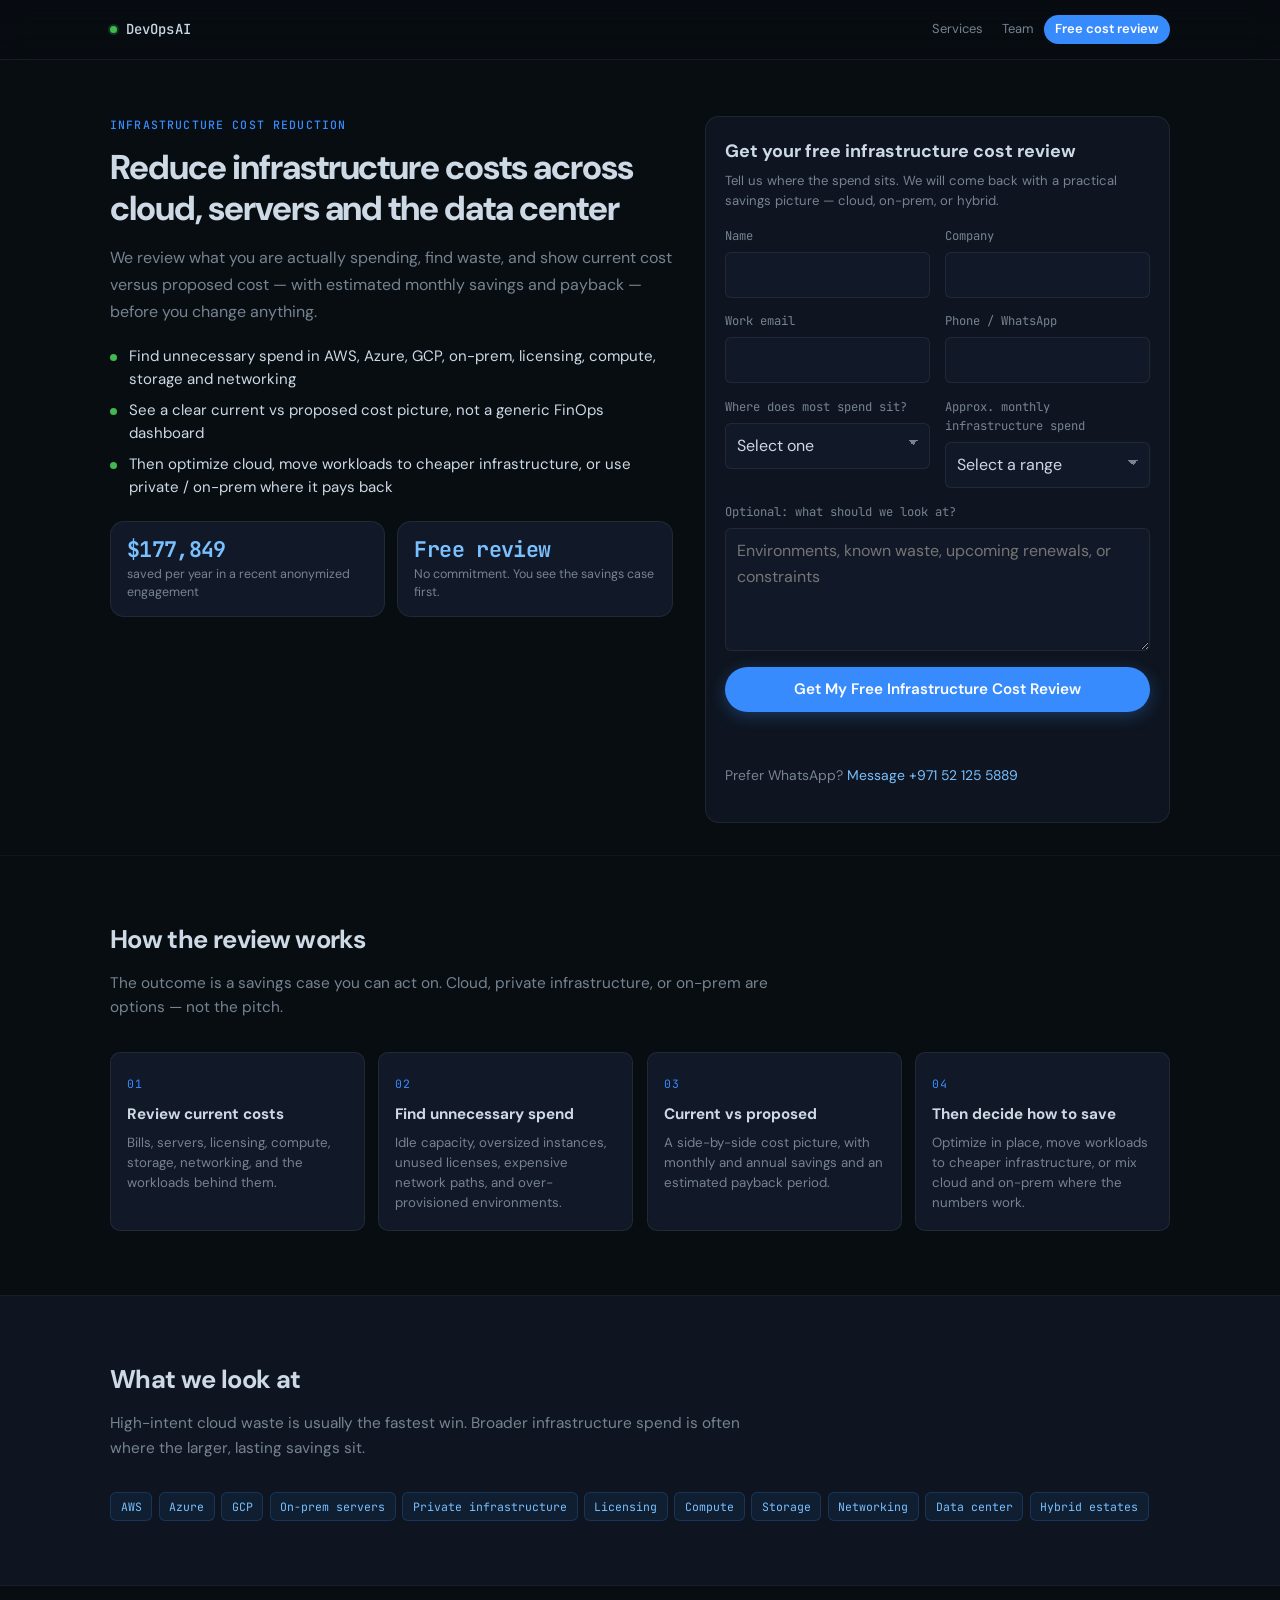
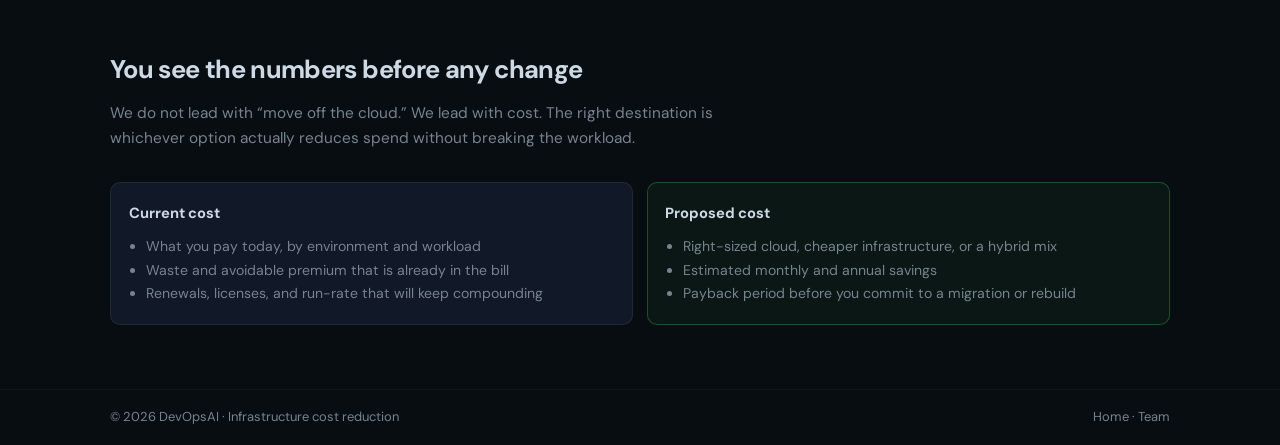
<file: cloud-cost-review.html>
<!DOCTYPE html>
<html lang="en">
<head>
    <meta charset="UTF-8">
    <meta name="viewport" content="width=device-width, initial-scale=1.0">
    <meta name="robots" content="index, follow, max-image-preview:large">
    <meta name="author" content="Abhishek Tyagi, Paras Goel">
    <meta name="theme-color" content="#080d12">
    <link rel="canonical" href="https://devopsai.cloud/cloud-cost-review.html">
    <meta name="description" content="Free infrastructure cost review from DevOpsAI. Find wasted spend across AWS, Azure, GCP, on-prem, licensing, compute, storage and networking. See current vs proposed cost, monthly savings and payback.">
    <title>Free Infrastructure Cost Review | DevOpsAI</title>

    <meta property="og:type" content="website">
    <meta property="og:locale" content="en_US">
    <meta property="og:url" content="https://devopsai.cloud/cloud-cost-review.html">
    <meta property="og:site_name" content="DevOpsAI">
    <meta property="og:title" content="Free Infrastructure Cost Review | DevOpsAI">
    <meta property="og:description" content="Reduce cloud, server and infrastructure costs. See current vs proposed spend, estimated savings and payback before you change anything.">

    <meta name="twitter:card" content="summary">
    <meta name="twitter:title" content="Free Infrastructure Cost Review | DevOpsAI">
    <meta name="twitter:description" content="Find wasted spend across cloud, on-prem, licensing, compute, storage and networking.">

    <script type="application/ld+json">
    {"@context":"https://schema.org","@type":"Service","name":"Infrastructure Cost Review","url":"https://devopsai.cloud/cloud-cost-review.html","description":"Review current infrastructure costs across cloud and on-prem, identify unnecessary spend, and estimate savings and payback.","provider":{"@type":"ProfessionalService","name":"DevOpsAI","alternateName":["devopsai.cloud","ops-and-engineering"],"url":"https://devopsai.cloud/"},"areaServed":["Dubai","Abu Dhabi","United Arab Emirates"],"offers":{"@type":"Offer","price":"0","priceCurrency":"AED","name":"Free initial infrastructure cost review"}}
    </script>

    <link rel="preconnect" href="https://fonts.googleapis.com">
    <link rel="preconnect" href="https://fonts.gstatic.com" crossorigin>
    <link href="https://fonts.googleapis.com/css2?family=DM+Sans:ital,opsz,wght@0,9..40,400;0,9..40,500;0,9..40,600;0,9..40,700;1,9..40,400&family=JetBrains+Mono:wght@400;500&display=swap" rel="stylesheet">
    <link rel="stylesheet" href="styles.css">

    <!-- Google Ads: Submit lead form AW-18437796067/ovgNCPG3k_EcEOPh6ddE -->
    <script async src="https://www.googletagmanager.com/gtag/js?id=AW-18437796067"></script>
    <script>
        window.DEVOPSAI_ADS = {
            awId: "AW-18437796067",
            formConversionLabel: "ovgNCPG3k_EcEOPh6ddE",
            phoneConversionLabel: ""
        };
        window.dataLayer = window.dataLayer || [];
        function gtag(){ dataLayer.push(arguments); }
        gtag('js', new Date());
        gtag('config', 'AW-18437796067');
        function devopsaiConversion(label, extra) {
            if (!window.DEVOPSAI_ADS || !window.DEVOPSAI_ADS.awId || !label) return;
            var payload = Object.assign({
                send_to: window.DEVOPSAI_ADS.awId + '/' + label
            }, extra || {});
            gtag('event', 'conversion', payload);
        }
    </script>
</head>
<body>
<header class="site-header">
    <div class="wrap">
        <a class="brand" href="index.html">
            <span class="brand-pip"></span>
            DevOpsAI
        </a>
        <nav class="nav">
            <a href="index.html#services">Services</a>
            <a href="team.html">Team</a>
            <a class="nav-cta" href="#review-form">Free cost review</a>
        </nav>
    </div>
</header>

<main id="top">
    <section class="lp-hero" aria-labelledby="lp-heading">
        <div class="wrap lp-hero-grid">
            <div>
                <p class="lp-kicker">Infrastructure cost reduction</p>
                <h1 id="lp-heading">Reduce infrastructure costs across cloud, servers and the data center</h1>
                <p class="lp-lead">We review what you are actually spending, find waste, and show current cost versus proposed cost — with estimated monthly savings and payback — before you change anything.</p>
                <ul class="lp-bullets">
                    <li>Find unnecessary spend in AWS, Azure, GCP, on-prem, licensing, compute, storage and networking</li>
                    <li>See a clear current vs proposed cost picture, not a generic FinOps dashboard</li>
                    <li>Then optimize cloud, move workloads to cheaper infrastructure, or use private / on-prem where it pays back</li>
                </ul>
                <div class="lp-proof" id="proof">
                    <div class="lp-proof-card">
                        <span class="lp-proof-val">$177,849</span>
                        <span class="lp-proof-label">saved per year in a recent anonymized engagement</span>
                    </div>
                    <div class="lp-proof-card">
                        <span class="lp-proof-val">Free review</span>
                        <span class="lp-proof-label">No commitment. You see the savings case first.</span>
                    </div>
                </div>
            </div>

            <aside class="lp-form-card" id="review-form">
                <h2>Get your free infrastructure cost review</h2>
                <p class="lp-form-note">Tell us where the spend sits. We will come back with a practical savings picture — cloud, on-prem, or hybrid.</p>
                <form class="contact-form" id="cost-review-form" action="https://api.web3forms.com/submit" method="POST">
                    <input type="hidden" name="access_key" value="756b1113-8b8d-449e-bd5f-58217d6df995">
                    <input type="hidden" name="subject" value="Infrastructure cost review lead — DevOpsAI">
                    <input type="hidden" name="from_name" value="DevOpsAI cost review">
                    <input type="hidden" name="gclid" id="field-gclid" value="">
                    <input type="hidden" name="utm_source" id="field-utm-source" value="">
                    <input type="hidden" name="utm_campaign" id="field-utm-campaign" value="">
                    <input type="hidden" name="utm_term" id="field-utm-term" value="">
                    <input type="checkbox" name="botcheck" class="hidden" style="display:none" tabindex="-1" autocomplete="off">

                    <div class="contact-grid">
                        <label class="contact-field">
                            <span>Name</span>
                            <input type="text" name="name" autocomplete="name" required>
                        </label>
                        <label class="contact-field">
                            <span>Company</span>
                            <input type="text" name="company" autocomplete="organization" required>
                        </label>
                        <label class="contact-field">
                            <span>Work email</span>
                            <input type="email" name="email" autocomplete="email" required>
                        </label>
                        <label class="contact-field">
                            <span>Phone / WhatsApp</span>
                            <input type="tel" name="phone" autocomplete="tel" required>
                        </label>
                        <label class="contact-field">
                            <span>Where does most spend sit?</span>
                            <select name="infrastructure" required>
                                <option value="" selected disabled>Select one</option>
                                <option>AWS</option>
                                <option>Azure</option>
                                <option>GCP</option>
                                <option>Multi-cloud</option>
                                <option>On-prem / data center</option>
                                <option>Hybrid (cloud + on-prem)</option>
                                <option>Other</option>
                            </select>
                        </label>
                        <label class="contact-field">
                            <span>Approx. monthly infrastructure spend</span>
                            <select name="monthly_spend" required>
                                <option value="" selected disabled>Select a range</option>
                                <option>Under $5,000</option>
                                <option>$5,000 – $15,000</option>
                                <option>$15,000 – $50,000</option>
                                <option>$50,000 – $150,000</option>
                                <option>$150,000+</option>
                                <option>Not sure yet</option>
                            </select>
                        </label>
                        <label class="contact-field contact-field--full">
                            <span>Optional: what should we look at?</span>
                            <textarea name="description" rows="4" placeholder="Environments, known waste, upcoming renewals, or constraints"></textarea>
                        </label>
                    </div>
                    <button class="btn btn-primary btn-lg" type="submit">Get My Free Infrastructure Cost Review</button>
                    <p id="cost-review-status" class="contact-form-status" role="status" aria-live="polite"></p>
                </form>
                <p class="lp-alt">Prefer WhatsApp? <a href="https://wa.me/971521255889" target="_blank" rel="noopener noreferrer" data-ads-click="phone">Message +971 52 125 5889</a></p>
            </aside>
        </div>
    </section>

    <section class="section" id="process">
        <div class="wrap">
            <h2 class="section-title">How the review works</h2>
            <p class="section-lead">The outcome is a savings case you can act on. Cloud, private infrastructure, or on-prem are options — not the pitch.</p>
            <div class="lp-steps">
                <article class="lp-step">
                    <span class="lp-step-num">01</span>
                    <h3>Review current costs</h3>
                    <p>Bills, servers, licensing, compute, storage, networking, and the workloads behind them.</p>
                </article>
                <article class="lp-step">
                    <span class="lp-step-num">02</span>
                    <h3>Find unnecessary spend</h3>
                    <p>Idle capacity, oversized instances, unused licenses, expensive network paths, and over-provisioned environments.</p>
                </article>
                <article class="lp-step">
                    <span class="lp-step-num">03</span>
                    <h3>Current vs proposed</h3>
                    <p>A side-by-side cost picture, with monthly and annual savings and an estimated payback period.</p>
                </article>
                <article class="lp-step">
                    <span class="lp-step-num">04</span>
                    <h3>Then decide how to save</h3>
                    <p>Optimize in place, move workloads to cheaper infrastructure, or mix cloud and on-prem where the numbers work.</p>
                </article>
            </div>
        </div>
    </section>

    <section class="section section-alt" id="scope">
        <div class="wrap">
            <h2 class="section-title">What we look at</h2>
            <p class="section-lead">High-intent cloud waste is usually the fastest win. Broader infrastructure spend is often where the larger, lasting savings sit.</p>
            <div class="lp-scope" aria-label="Review scope">
                <span class="lp-chip">AWS</span>
                <span class="lp-chip">Azure</span>
                <span class="lp-chip">GCP</span>
                <span class="lp-chip">On-prem servers</span>
                <span class="lp-chip">Private infrastructure</span>
                <span class="lp-chip">Licensing</span>
                <span class="lp-chip">Compute</span>
                <span class="lp-chip">Storage</span>
                <span class="lp-chip">Networking</span>
                <span class="lp-chip">Data center</span>
                <span class="lp-chip">Hybrid estates</span>
            </div>
        </div>
    </section>

    <section class="section" id="compare">
        <div class="wrap">
            <h2 class="section-title">You see the numbers before any change</h2>
            <p class="section-lead">We do not lead with “move off the cloud.” We lead with cost. The right destination is whichever option actually reduces spend without breaking the workload.</p>
            <div class="lp-compare">
                <div class="lp-compare-col">
                    <h3>Current cost</h3>
                    <ul>
                        <li>What you pay today, by environment and workload</li>
                        <li>Waste and avoidable premium that is already in the bill</li>
                        <li>Renewals, licenses, and run-rate that will keep compounding</li>
                    </ul>
                </div>
                <div class="lp-compare-col is-proposed">
                    <h3>Proposed cost</h3>
                    <ul>
                        <li>Right-sized cloud, cheaper infrastructure, or a hybrid mix</li>
                        <li>Estimated monthly and annual savings</li>
                        <li>Payback period before you commit to a migration or rebuild</li>
                    </ul>
                </div>
            </div>
        </div>
    </section>
</main>

<footer class="footer">
    <div class="wrap footer-inner">
        <span>© <span id="y"></span> DevOpsAI · Infrastructure cost reduction</span>
        <div class="footer-links">
            <a href="index.html">Home</a>
            <span class="footer-sep" aria-hidden="true">·</span>
            <a href="team.html">Team</a>
        </div>
    </div>
</footer>

<script>
    document.getElementById('y').textContent = new Date().getFullYear();

    (function captureAdsParams() {
        var params = new URLSearchParams(window.location.search);
        var map = {
            gclid: 'field-gclid',
            utm_source: 'field-utm-source',
            utm_campaign: 'field-utm-campaign',
            utm_term: 'field-utm-term'
        };
        Object.keys(map).forEach(function(key) {
            var el = document.getElementById(map[key]);
            if (el && params.get(key)) el.value = params.get(key);
        });
    })();

    document.querySelectorAll('[data-ads-click="phone"]').forEach(function(link) {
        link.addEventListener('click', function() {
            devopsaiConversion(window.DEVOPSAI_ADS && window.DEVOPSAI_ADS.phoneConversionLabel);
        });
    });

    (function() {
        var form = document.getElementById('cost-review-form');
        var status = document.getElementById('cost-review-status');
        if (!form || !status) return;

        form.addEventListener('submit', async function(e) {
            e.preventDefault();
            var submitBtn = form.querySelector('button[type="submit"]');
            var originalBtnText = submitBtn ? submitBtn.textContent : 'Submit';
            if (submitBtn) {
                submitBtn.disabled = true;
                submitBtn.textContent = 'Sending...';
            }
            try {
                var formData = new FormData(form);
                var response = await fetch('https://api.web3forms.com/submit', {
                    method: 'POST',
                    body: formData
                });
                var data = await response.json();
                if (data.success) {
                    status.textContent = 'Request received. We will follow up with next steps for your cost review.';
                    status.className = 'contact-form-status is-success';
                    var email = form.querySelector('input[name="email"]');
                    var phone = form.querySelector('input[name="phone"]');
                    if (window.gtag && window.DEVOPSAI_ADS && window.DEVOPSAI_ADS.awId) {
                        gtag('set', 'user_data', {
                            email: email ? email.value : undefined,
                            phone_number: phone ? phone.value : undefined
                        });
                    }
                    devopsaiConversion(window.DEVOPSAI_ADS.formConversionLabel, {
                        value: 1.0,
                        currency: 'AED'
                    });
                    form.reset();
                } else {
                    status.textContent = data.message || 'Could not send. Please try WhatsApp or retry.';
                    status.className = 'contact-form-status is-error';
                }
            } catch (err) {
                status.textContent = 'Network error. Please try again or WhatsApp us.';
                status.className = 'contact-form-status is-error';
            } finally {
                if (submitBtn) {
                    submitBtn.disabled = false;
                    submitBtn.textContent = originalBtnText;
                }
            }
        });
    })();
</script>
</body>
</html>
</file>
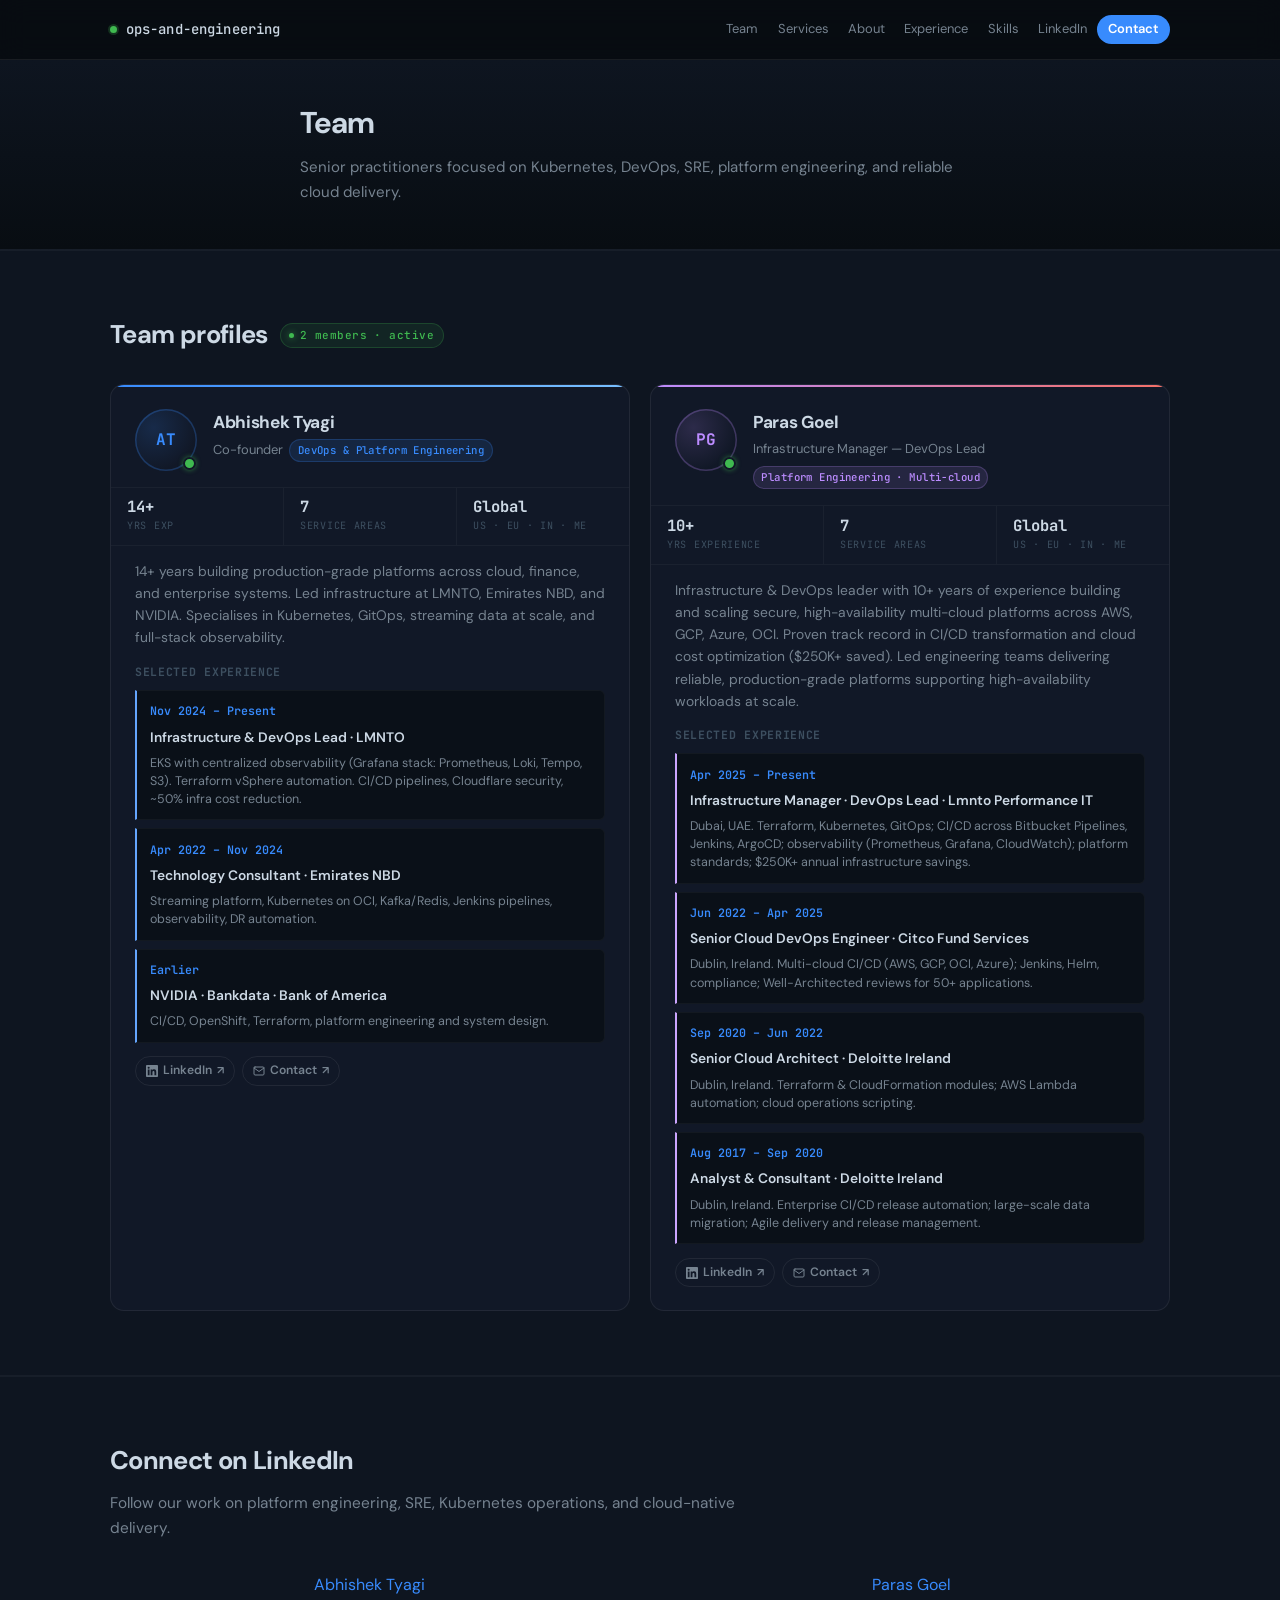
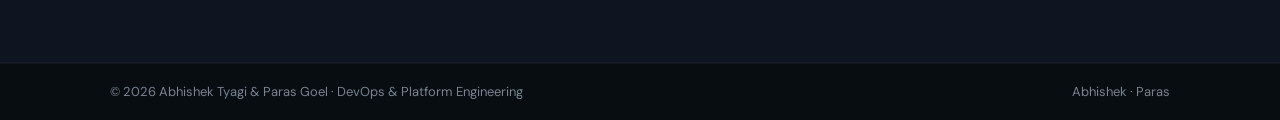
<file: team.html>
<!DOCTYPE html>
<html lang="en">
<head>
    <meta charset="UTF-8">
    <meta name="viewport" content="width=device-width, initial-scale=1.0">
    <meta name="robots" content="index, follow, max-image-preview:large">
    <meta name="author" content="Abhishek Tyagi, Paras Goel">
    <meta name="theme-color" content="#080d12">
    <link rel="canonical" href="https://devopsai.cloud/team.html">
    <meta name="description" content="Meet the team behind ops-and-engineering: DevOps and platform engineering experts with global delivery experience across cloud, Kubernetes, CI/CD, observability, and FinOps.">
    <title>Team | Ops &amp; Engineering</title>

    <meta property="og:type" content="website">
    <meta property="og:locale" content="en_US">
    <meta property="og:url" content="https://devopsai.cloud/team.html">
    <meta property="og:site_name" content="Ops &amp; Engineering">
    <meta property="og:title" content="Team | Ops &amp; Engineering">
    <meta property="og:description" content="Profile details for the ops-and-engineering team: platform, DevOps, and SRE leadership.">

    <meta name="twitter:card" content="summary">
    <meta name="twitter:title" content="Team | Ops &amp; Engineering">
    <meta name="twitter:description" content="Meet the team behind ops-and-engineering.">

    <link rel="preconnect" href="https://fonts.googleapis.com">
    <link rel="preconnect" href="https://fonts.gstatic.com" crossorigin>
    <link href="https://fonts.googleapis.com/css2?family=DM+Sans:ital,opsz,wght@0,9..40,400;0,9..40,500;0,9..40,600;0,9..40,700;1,9..40,400&family=JetBrains+Mono:wght@400;500&display=swap" rel="stylesheet">
    <link rel="stylesheet" href="styles.css">
</head>
<body>
<header class="site-header">
    <div class="wrap">
        <a class="brand" href="index.html#top">
            <span class="brand-pip"></span>
            ops-and-engineering
        </a>
        <nav class="nav">
            <a href="team.html">Team</a>
            <a href="index.html#services">Services</a>
            <a href="index.html#about">About</a>
            <a href="index.html#experience">Experience</a>
            <a href="index.html#skills">Skills</a>
            <a href="#linkedin">LinkedIn</a>
            <a class="nav-cta" href="index.html#contact">Contact</a>
        </nav>
    </div>
</header>

<main id="top">
    <section class="seo-hero" aria-labelledby="team-heading">
        <div class="wrap">
            <h1 id="team-heading">Team</h1>
            <p class="seo-hero-lead">Senior practitioners focused on Kubernetes, DevOps, SRE, platform engineering, and reliable cloud delivery.</p>
        </div>
    </section>

    <section id="experience" class="section section-alt">
        <div class="wrap">
            <div class="team-header">
                <h2 class="section-title">Team profiles</h2>
                <span class="team-badge">2 members · active</span>
            </div>

            <div class="team-grid">
                <div class="profile-card profile-card--at">
                    <div class="pc-stripe"></div>
                    <div class="pc-top">
                        <div class="pc-avatar-wrap">
                            <div class="pc-avatar">AT</div>
                            <span class="pc-status pc-status--online" title="Active"></span>
                        </div>
                        <div class="pc-identity">
                            <h3 class="pc-name">Abhishek Tyagi</h3>
                            <div class="pc-role-row">
                                <span class="pc-role">Co-founder</span>
                                <span class="pc-role-pill">DevOps &amp; Platform Engineering</span>
                            </div>
                        </div>
                    </div>
                    <div class="pc-stats">
                        <div class="pc-stat">
                            <span class="pc-stat-val">14+</span>
                            <span class="pc-stat-lbl">yrs exp</span>
                        </div>
                        <div class="pc-stat">
                            <span class="pc-stat-val">7</span>
                            <span class="pc-stat-lbl">service areas</span>
                        </div>
                        <div class="pc-stat">
                            <span class="pc-stat-val">Global</span>
                            <span class="pc-stat-lbl">US · EU · IN · ME</span>
                        </div>
                    </div>
                    <div class="pc-footer">
                        <p class="pc-desc">
                            14+ years building production-grade platforms across cloud, finance, and enterprise systems. Led infrastructure at LMNTO, Emirates NBD, and NVIDIA. Specialises in Kubernetes, GitOps, streaming data at scale, and full-stack observability.
                        </p>
                        <h4 class="pc-subhead">Selected experience</h4>
                        <div class="pc-timeline">
                            <div class="timeline-item">
                                <span class="timeline-when">Nov 2024 – Present</span>
                                <h3 class="timeline-role">Infrastructure &amp; DevOps Lead · LMNTO</h3>
                                <p>EKS with centralized observability (Grafana stack: Prometheus, Loki, Tempo, S3). Terraform vSphere automation. CI/CD pipelines, Cloudflare security, ~50% infra cost reduction.</p>
                            </div>
                            <div class="timeline-item">
                                <span class="timeline-when">Apr 2022 – Nov 2024</span>
                                <h3 class="timeline-role">Technology Consultant · Emirates NBD</h3>
                                <p>Streaming platform, Kubernetes on OCI, Kafka/Redis, Jenkins pipelines, observability, DR automation.</p>
                            </div>
                            <div class="timeline-item">
                                <span class="timeline-when">Earlier</span>
                                <h3 class="timeline-role">NVIDIA · Bankdata · Bank of America</h3>
                                <p>CI/CD, OpenShift, Terraform, platform engineering and system design.</p>
                            </div>
                        </div>
                        <div class="pc-links">
                            <a class="pc-link" href="https://www.linkedin.com/in/abhi29tyagi/" target="_blank" rel="noopener noreferrer">
                                <svg width="12" height="12" viewBox="0 0 24 24" fill="currentColor"><path d="M20.447 20.452h-3.554v-5.569c0-1.328-.027-3.037-1.852-3.037-1.853 0-2.136 1.445-2.136 2.939v5.667H9.351V9h3.414v1.561h.046c.477-.9 1.637-1.85 3.37-1.85 3.601 0 4.267 2.37 4.267 5.455v6.286zM5.337 7.433a2.062 2.062 0 01-2.063-2.065 2.064 2.064 0 112.063 2.065zm1.782 13.019H3.555V9h3.564v11.452zM22.225 0H1.771C.792 0 0 .774 0 1.729v20.542C0 23.227.792 24 1.771 24h20.451C23.2 24 24 23.227 24 22.271V1.729C24 .774 23.2 0 22.222 0h.003z"/></svg>
                                LinkedIn
                            </a>
                            <a class="pc-link" href="index.html#contact">
                                <svg width="12" height="12" viewBox="0 0 24 24" fill="none" stroke="currentColor" stroke-width="2" stroke-linecap="round" stroke-linejoin="round"><path d="M4 4h16c1.1 0 2 .9 2 2v12c0 1.1-.9 2-2 2H4c-1.1 0-2-.9-2-2V6c0-1.1.9-2 2-2z"/><polyline points="22,6 12,13 2,6"/></svg>
                                Contact
                            </a>
                        </div>
                    </div>
                </div>

                <div class="profile-card profile-card--pg">
                    <div class="pc-stripe"></div>
                    <div class="pc-top">
                        <div class="pc-avatar-wrap">
                            <div class="pc-avatar">PG</div>
                            <span class="pc-status pc-status--online" title="Active"></span>
                        </div>
                        <div class="pc-identity">
                            <h3 class="pc-name">Paras Goel</h3>
                            <div class="pc-role-row">
                                <span class="pc-role">Infrastructure Manager — DevOps Lead</span>
                                <span class="pc-role-pill">Platform Engineering · Multi-cloud</span>
                            </div>
                        </div>
                    </div>
                    <div class="pc-stats">
                        <div class="pc-stat">
                            <span class="pc-stat-val">10+</span>
                            <span class="pc-stat-lbl">yrs experience</span>
                        </div>
                        <div class="pc-stat">
                            <span class="pc-stat-val">7</span>
                            <span class="pc-stat-lbl">service areas</span>
                        </div>
                        <div class="pc-stat">
                            <span class="pc-stat-val">Global</span>
                            <span class="pc-stat-lbl">US · EU · IN · ME</span>
                        </div>
                    </div>
                    <div class="pc-footer">
                        <p class="pc-desc">
                            Infrastructure &amp; DevOps leader with 10+ years of experience building and scaling secure, high-availability multi-cloud platforms across AWS, GCP, Azure, OCI. Proven track record in CI/CD transformation and cloud cost optimization ($250K+ saved). Led engineering teams delivering reliable, production-grade platforms supporting high-availability workloads at scale.
                        </p>
                        <h4 class="pc-subhead">Selected experience</h4>
                        <div class="pc-timeline">
                            <div class="timeline-item">
                                <span class="timeline-when">Apr 2025 – Present</span>
                                <h3 class="timeline-role">Infrastructure Manager · DevOps Lead · Lmnto Performance IT</h3>
                                <p>Dubai, UAE. Terraform, Kubernetes, GitOps; CI/CD across Bitbucket Pipelines, Jenkins, ArgoCD; observability (Prometheus, Grafana, CloudWatch); platform standards; $250K+ annual infrastructure savings.</p>
                            </div>
                            <div class="timeline-item">
                                <span class="timeline-when">Jun 2022 – Apr 2025</span>
                                <h3 class="timeline-role">Senior Cloud DevOps Engineer · Citco Fund Services</h3>
                                <p>Dublin, Ireland. Multi-cloud CI/CD (AWS, GCP, OCI, Azure); Jenkins, Helm, compliance; Well-Architected reviews for 50+ applications.</p>
                            </div>
                            <div class="timeline-item">
                                <span class="timeline-when">Sep 2020 – Jun 2022</span>
                                <h3 class="timeline-role">Senior Cloud Architect · Deloitte Ireland</h3>
                                <p>Dublin, Ireland. Terraform &amp; CloudFormation modules; AWS Lambda automation; cloud operations scripting.</p>
                            </div>
                            <div class="timeline-item">
                                <span class="timeline-when">Aug 2017 – Sep 2020</span>
                                <h3 class="timeline-role">Analyst &amp; Consultant · Deloitte Ireland</h3>
                                <p>Dublin, Ireland. Enterprise CI/CD release automation; large-scale data migration; Agile delivery and release management.</p>
                            </div>
                        </div>
                        <div class="pc-links">
                            <a class="pc-link" href="https://www.linkedin.com/in/parasgoel01/" target="_blank" rel="noopener noreferrer">
                                <svg width="12" height="12" viewBox="0 0 24 24" fill="currentColor"><path d="M20.447 20.452h-3.554v-5.569c0-1.328-.027-3.037-1.852-3.037-1.853 0-2.136 1.445-2.136 2.939v5.667H9.351V9h3.414v1.561h.046c.477-.9 1.637-1.85 3.37-1.85 3.601 0 4.267 2.37 4.267 5.455v6.286zM5.337 7.433a2.062 2.062 0 01-2.063-2.065 2.064 2.064 0 112.063 2.065zm1.782 13.019H3.555V9h3.564v11.452zM22.225 0H1.771C.792 0 0 .774 0 1.729v20.542C0 23.227.792 24 1.771 24h20.451C23.2 24 24 23.227 24 22.271V1.729C24 .774 23.2 0 22.222 0h.003z"/></svg>
                                LinkedIn
                            </a>
                            <a class="pc-link" href="index.html#contact">
                                <svg width="12" height="12" viewBox="0 0 24 24" fill="none" stroke="currentColor" stroke-width="2" stroke-linecap="round" stroke-linejoin="round"><path d="M4 4h16c1.1 0 2 .9 2 2v12c0 1.1-.9 2-2 2H4c-1.1 0-2-.9-2-2V6c0-1.1.9-2 2-2z"/><polyline points="22,6 12,13 2,6"/></svg>
                                Contact
                            </a>
                        </div>
                    </div>
                </div>
            </div>
        </div>
    </section>

    <!-- ══════════════════════════════════════════
         LINKEDIN
        ══════════════════════════════════════════ -->
    <section id="linkedin" class="section section-alt">
        <div class="wrap">
            <h2 class="section-title">Connect on LinkedIn</h2>
            <p class="section-lead">
                Follow our work on platform engineering, SRE, Kubernetes operations, and cloud-native delivery.
            </p>

            <div class="linkedin-grid">
                <div class="linkedin-card">
                    <div class="badge-base LI-profile-badge"
                         data-locale="en_US"
                         data-size="large"
                         data-theme="light"
                         data-type="VERTICAL"
                         data-vanity="abhi29tyagi"
                         data-version="v1">
                        <a class="badge-base__link LI-simple-link"
                           href="https://www.linkedin.com/in/abhi29tyagi?trk=profile-badge"
                           target="_blank"
                           rel="noopener noreferrer">Abhishek Tyagi</a>
                    </div>
                </div>

                <div class="linkedin-card">
                    <div class="badge-base LI-profile-badge"
                         data-locale="en_US"
                         data-size="large"
                         data-theme="light"
                         data-type="VERTICAL"
                         data-vanity="parasgoel01"
                         data-version="v1">
                        <a class="badge-base__link LI-simple-link"
                           href="https://www.linkedin.com/in/parasgoel01?trk=profile-badge"
                           target="_blank"
                           rel="noopener noreferrer">Paras Goel</a>
                    </div>
                </div>
            </div>
        </div>
    </section>
</main>

<footer class="footer">
    <div class="wrap footer-inner">
        <span>© <span id="y"></span> Abhishek Tyagi &amp; Paras Goel · DevOps &amp; Platform Engineering</span>
        <div class="footer-links">
            <a href="https://www.linkedin.com/in/abhi29tyagi/" target="_blank" rel="noopener noreferrer" aria-label="Abhishek Tyagi on LinkedIn">Abhishek</a>
            <span class="footer-sep" aria-hidden="true">·</span>
            <a href="https://www.linkedin.com/in/parasgoel01/" target="_blank" rel="noopener noreferrer" aria-label="Paras Goel on LinkedIn">Paras</a>
        </div>
    </div>
</footer>

<script>
    document.getElementById('y').textContent = new Date().getFullYear();
</script>
<script src="https://platform.linkedin.com/badges/js/profile.js"></script>
</body>
</html>
</file>
<file: styles.css>
/* ═══════════════════════════════════════════════
   Design tokens — Backstage-style dark portal
   ═══════════════════════════════════════════════ */
:root {
    --bg:           #080d12;
    --bg-elevated:  #0e1520;
    --bg-card:      #111827;
    --bg-inset:     #0a1018;
    --border:       rgba(255,255,255,0.07);
    --border-soft:  rgba(255,255,255,0.04);
    --border-accent:rgba(56,139,253,0.40);
    --text:         #cdd9e5;
    --text-muted:   #768390;
    --text-dim:     #3d4f60;
    --accent:       #388bfd;
    --accent-dim:   #1f4e8c;
    --accent-glow:  rgba(56,139,253,0.30);
    --green:   #3fb950;
    --amber:   #d29922;
    --purple:  #bc8cff;
    --teal:    #39d353;
    --rose:    #f47067;
    --sky:     #79c0ff;
    --radius:    10px;
    --radius-sm:  6px;
    --radius-lg: 14px;
    --font-sans: "DM Sans", system-ui, sans-serif;
    --font-mono: "JetBrains Mono", ui-monospace, monospace;
    --header-h:  60px;
    --max:      1100px;
    --narrow:    720px;
}

*, *::before, *::after { box-sizing: border-box; }
html { scroll-behavior: smooth; }
body {
    margin: 0;
    font-family: var(--font-sans);
    line-height: 1.6;
    color: var(--text);
    background: var(--bg);
    -webkit-font-smoothing: antialiased;
}
a { color: var(--accent); text-decoration: none; }
a:hover { text-decoration: underline; }
code {
    font-family: var(--font-mono); font-size: 0.83em;
    background: var(--bg-inset); border: 1px solid var(--border);
    padding: 0.12em 0.4em; border-radius: 4px;
}
.wrap   { max-width: var(--max);    margin: 0 auto; padding: 0 1.25rem; }
.narrow { max-width: var(--narrow); margin-left: auto; margin-right: auto; }

/* ── Header ── */
.site-header {
    position: sticky; top: 0; z-index: 200; height: var(--header-h);
    display: flex; align-items: center;
    background: rgba(8,13,18,0.92); backdrop-filter: blur(14px);
    border-bottom: 1px solid var(--border);
}
.site-header .wrap {
    width: 100%; display: flex; align-items: center;
    justify-content: space-between; gap: 1rem;
}
.brand {
    display: flex; align-items: center; gap: 0.55rem;
    font-family: var(--font-mono); font-size: 0.87rem;
    font-weight: 500; letter-spacing: 0.01em; color: var(--text);
}
.brand-pip {
    width: 7px; height: 7px; border-radius: 50%;
    background: var(--green); box-shadow: 0 0 0 2px rgba(63,185,80,0.22);
    flex-shrink: 0;
    animation: pip 3s ease-in-out infinite;
}
@keyframes pip {
    0%,100% { box-shadow: 0 0 0 2px rgba(63,185,80,0.22); }
    50%      { box-shadow: 0 0 0 4px rgba(63,185,80,0.08); }
}
.brand:hover { color: var(--sky); text-decoration: none; }

.nav {
    display: flex; flex-wrap: wrap; align-items: center;
    gap: 0.15rem 0.05rem; font-size: 0.81rem;
}
.nav a {
    color: var(--text-muted);
    padding: 0.28rem 0.58rem; border-radius: var(--radius-sm);
    transition: color 0.15s, background 0.15s;
}
.nav a:hover { color: var(--text); background: rgba(255,255,255,0.05); text-decoration: none; }
.nav-cta {
    padding: 0.28rem 0.72rem !important; border-radius: 999px !important;
    background: var(--accent) !important; color: #fff !important; font-weight: 600;
}
.nav-cta:hover { background: #1f6feb !important; }

/* ── Sections ── */
.section { padding: clamp(2.5rem, 7vw, 4rem) 0; }
.section-alt {
    background: var(--bg-elevated);
    border-top: 1px solid var(--border-soft);
    border-bottom: 1px solid var(--border-soft);
}
.section-title {
    margin: 0 0 0.6rem;
    font-size: clamp(1.25rem, 2.5vw, 1.6rem);
    font-weight: 700; letter-spacing: -0.025em;
}

/* Value proposition / primary H1 for SEO */
.seo-hero {
    padding: clamp(1.75rem, 4vw, 2.75rem) 0;
    border-bottom: 1px solid var(--border-soft);
    background: linear-gradient(180deg, var(--bg-elevated) 0%, var(--bg) 100%);
}
.seo-hero .wrap { max-width: var(--narrow); }
.seo-hero h1 {
    margin: 0 0 0.75rem;
    font-size: clamp(1.32rem, 3.1vw, 1.88rem);
    font-weight: 700;
    letter-spacing: -0.03em;
    line-height: 1.28;
    color: var(--text);
}
.seo-hero-lead {
    margin: 0;
    font-size: 0.94rem;
    color: var(--text-muted);
    line-height: 1.68;
}
.seo-hero-lead strong {
    color: color-mix(in srgb, var(--text) 88%, var(--text-muted));
    font-weight: 600;
}

.section-lead {
    margin: 0 0 2rem; max-width: 42rem;
    color: var(--text-muted); font-size: 0.96rem;
}
.main-content { max-width: var(--max); margin: 0 auto; }
.main-content .section .wrap { width: 100%; }
.main-content .section-title,
.main-content .section-lead { text-align: left; margin-left: 0; margin-right: auto; }
.main-content .service-portal-grid,
.main-content .timeline,
.main-content .skill-tiles,
.main-content .linkedin-embed { width: 100%; }

/* ════════════════════════════════════════════════
   TEAM — Backstage profile cards (side by side)
   ════════════════════════════════════════════════ */
.team-header {
    display: flex; align-items: center;
    gap: 0.75rem; margin-bottom: 1.75rem; flex-wrap: wrap;
}
.team-header .section-title { margin: 0; }
.team-badge {
    display: inline-flex; align-items: center; gap: 0.35rem;
    font-family: var(--font-mono); font-size: 0.69rem; font-weight: 500;
    color: var(--green); background: rgba(63,185,80,0.1);
    border: 1px solid rgba(63,185,80,0.22);
    border-radius: 999px; padding: 0.18rem 0.55rem; letter-spacing: 0.04em;
}
.team-badge::before {
    content: ""; width: 5px; height: 5px; border-radius: 50%;
    background: var(--green); box-shadow: 0 0 6px rgba(63,185,80,0.7); flex-shrink: 0;
}
.team-grid {
    display: grid;
    grid-template-columns: repeat(auto-fit, minmax(min(100%, 420px), 1fr));
    gap: 1.25rem;
}

/* Card shell */
.profile-card {
    position: relative; background: var(--bg-card);
    border: 1px solid var(--border); border-radius: var(--radius-lg);
    overflow: hidden;
    transition: border-color 0.22s, box-shadow 0.22s, transform 0.22s;
}
.profile-card:hover {
    border-color: var(--border-accent);
    box-shadow: 0 0 0 1px rgba(56,139,253,0.10), 0 14px 44px rgba(0,0,0,0.38);
    transform: translateY(-2px);
}

/* Per-person stripe + color var */
.pc-stripe { height: 2px; width: 100%; background: var(--pc-grad); }
.profile-card--at { --pc-color:#388bfd; --pc-grad:linear-gradient(90deg,#388bfd,#79c0ff); }
.profile-card--pg { --pc-color:#bc8cff; --pc-grad:linear-gradient(90deg,#bc8cff,#f47067); }

/* Avatar + identity */
.pc-top {
    display: flex; align-items: flex-start; gap: 1rem;
    padding: 1.35rem 1.5rem 0;
}
.pc-avatar-wrap { position: relative; flex-shrink: 0; }
.pc-avatar {
    width: 62px; height: 62px; border-radius: 50%;
    display: flex; align-items: center; justify-content: center;
    font-family: var(--font-mono); font-size: 1rem; font-weight: 700;
    color: var(--pc-color);
    background: radial-gradient(circle at 30% 30%,
        color-mix(in srgb,var(--pc-color) 16%,transparent),
        transparent 70%);
    box-shadow: inset 0 0 0 1.5px color-mix(in srgb,var(--pc-color) 26%,transparent);
}
.pc-status {
    position: absolute; bottom: 1px; right: 1px;
    width: 13px; height: 13px; border-radius: 50%;
    border: 2.5px solid var(--bg-card);
}
.pc-status--online  { background: var(--green); box-shadow: 0 0 5px rgba(63,185,80,0.6); }
.pc-status--pending { background: var(--amber); box-shadow: 0 0 5px rgba(210,153,34,0.5); }

.pc-identity { flex: 1; min-width: 0; }
.pc-name {
    margin: 0 0 0.18rem; font-size: 1.08rem; font-weight: 700;
    letter-spacing: -0.02em; color: var(--text);
}
.pc-role-row {
    display: flex; align-items: center; gap: 0.4rem; flex-wrap: wrap;
}
.pc-role { font-size: 0.81rem; color: var(--text-muted); }
.pc-role-pill {
    font-family: var(--font-mono); font-size: 0.67rem; font-weight: 500;
    padding: 0.13rem 0.46rem; border-radius: 999px;
    color: var(--pc-color);
    background: color-mix(in srgb,var(--pc-color) 12%,transparent);
    border: 1px solid color-mix(in srgb,var(--pc-color) 22%,transparent);
    letter-spacing: 0.04em;
}

/* Skill chips */
.pc-chips {
    display: flex; flex-wrap: wrap; gap: 0.3rem;
    padding: 0.7rem 1.5rem 0;
}
.pc-chip {
    font-size: 0.69rem; font-family: var(--font-mono);
    padding: 0.17rem 0.48rem; border-radius: 5px;
    background: rgba(255,255,255,0.04); border: 1px solid rgba(255,255,255,0.07);
    color: var(--text-muted); white-space: nowrap;
}
.pc-chip--ph {
    border-style: dashed; color: var(--text-dim);
    border-color: rgba(255,255,255,0.08); font-style: italic;
}

/* Stats strip */
.pc-stats {
    display: flex; margin: 1rem 0 0;
    border-top: 1px solid var(--border-soft);
    border-bottom: 1px solid var(--border-soft);
}
.pc-stat {
    flex: 1; padding: 0.65rem 1rem;
    border-right: 1px solid var(--border-soft);
}
.pc-stat:last-child { border-right: none; }
.pc-stat-val {
    display: block; font-family: var(--font-mono);
    font-size: 0.97rem; font-weight: 700; color: var(--text); line-height: 1.2;
}
.pc-stat-val--ph {
    color: var(--text-dim); font-size: 0.79rem;
    font-style: italic; font-family: var(--font-sans);
}
.pc-stat-lbl {
    display: block; font-size: 0.63rem; color: var(--text-dim);
    margin-top: 0.1rem; font-family: var(--font-mono);
    text-transform: uppercase; letter-spacing: 0.07em;
}

/* Card footer */
.pc-footer { padding: 0.9rem 1.5rem 1.4rem; }
.pc-desc {
    margin: 0 0 0.9rem; font-size: 0.865rem;
    color: var(--text-muted); line-height: 1.6;
}
.pc-subhead {
    margin: 0 0 0.55rem;
    font-size: 0.72rem;
    font-family: var(--font-mono);
    text-transform: uppercase;
    letter-spacing: 0.06em;
    color: var(--text-dim);
}
.pc-timeline {
    display: flex;
    flex-direction: column;
    gap: 0.5rem;
    margin: 0 0 0.85rem;
}
.pc-timeline .timeline-item {
    padding: 0.7rem 0.8rem;
    background: var(--bg-inset);
    border: 1px solid var(--border-soft);
    border-left: 2px solid color-mix(in srgb,var(--pc-color) 78%, white 22%);
    border-radius: 0 var(--radius-sm) var(--radius-sm) 0;
}
.pc-timeline .timeline-role {
    font-size: 0.86rem;
}
.pc-timeline .timeline-item p {
    font-size: 0.78rem;
    line-height: 1.45;
}
.pc-desc--ph { font-style: italic; color: var(--text-dim); }

.pc-pending-notice {
    display: inline-flex; align-items: center; gap: 0.38rem;
    font-family: var(--font-mono); font-size: 0.67rem;
    color: var(--amber); background: rgba(210,153,34,0.1);
    border: 1px dashed rgba(210,153,34,0.28);
    border-radius: var(--radius-sm);
    padding: 0.2rem 0.52rem; margin-bottom: 0.7rem;
}

.pc-links { display: flex; gap: 0.42rem; flex-wrap: wrap; }
.pc-link {
    display: inline-flex; align-items: center; gap: 0.3rem;
    font-size: 0.76rem; font-weight: 600;
    padding: 0.26rem 0.65rem; border-radius: 999px;
    border: 1px solid var(--border); color: var(--text-muted);
    transition: border-color 0.18s, color 0.18s, background 0.18s;
}
.pc-link:hover {
    border-color: var(--border-accent); color: var(--accent);
    background: rgba(56,139,253,0.06); text-decoration: none;
}
.pc-link::after {
    content: "↗";
    font-size: 0.7rem;
}
.pc-link--ph {
    border-style: dashed; color: var(--text-dim);
    border-color: rgba(255,255,255,0.07);
    pointer-events: none; font-style: italic;
}
.pc-link svg { flex-shrink: 0; }

/* ════════════════════════════════════════════════
   SERVICES — Catalog portal cards
   ════════════════════════════════════════════════ */
.service-portal-grid {
    display: grid;
    grid-template-columns: repeat(auto-fill, minmax(285px, 1fr));
    gap: 1rem;
}
.svc-card {
    position: relative; display: flex; flex-direction: column;
    background: var(--bg-card); border: 1px solid var(--border);
    border-radius: var(--radius-lg);
    padding: 1.2rem 1.2rem 1.1rem;
    text-decoration: none; color: inherit;
    overflow: hidden;
    transition: border-color 0.2s, transform 0.2s, box-shadow 0.2s;
}
.svc-card::after {
    content: ""; position: absolute; inset: 0; border-radius: inherit;
    background: var(--svc-glow); opacity: 0;
    transition: opacity 0.26s; pointer-events: none;
}
.svc-card:hover {
    border-color: var(--border-accent);
    transform: translateY(-2px);
    box-shadow: 0 8px 28px rgba(0,0,0,0.28);
    text-decoration: none; color: inherit;
}
.svc-card:hover::after { opacity: 1; }

.svc--blue   { --svc-glow: radial-gradient(ellipse 100% 80% at 5% 0%,rgba(56,139,253,0.07),transparent); }
.svc--teal   { --svc-glow: radial-gradient(ellipse 100% 80% at 5% 0%,rgba(57,211,83,0.06),transparent); }
.svc--green  { --svc-glow: radial-gradient(ellipse 100% 80% at 5% 0%,rgba(63,185,80,0.06),transparent); }
.svc--amber  { --svc-glow: radial-gradient(ellipse 100% 80% at 5% 0%,rgba(210,153,34,0.06),transparent); }
.svc--purple { --svc-glow: radial-gradient(ellipse 100% 80% at 5% 0%,rgba(188,140,255,0.07),transparent); }
.svc--rose   { --svc-glow: radial-gradient(ellipse 100% 80% at 5% 0%,rgba(244,112,103,0.07),transparent); }
.svc--sky    { --svc-glow: radial-gradient(ellipse 100% 80% at 5% 0%,rgba(121,192,255,0.08),transparent); }

.svc-top {
    display: flex; align-items: flex-start;
    justify-content: space-between; gap: 0.5rem; margin-bottom: 0.8rem;
}
.svc-icon {
    width: 37px; height: 37px; border-radius: 9px;
    display: flex; align-items: center; justify-content: center;
    font-size: 0.98rem; flex-shrink: 0;
}
.svc--blue   .svc-icon { background:rgba(56,139,253,0.13);  color:#388bfd; border:1px solid rgba(56,139,253,0.22); }
.svc--teal   .svc-icon { background:rgba(57,211,83,0.11);   color:#39d353; border:1px solid rgba(57,211,83,0.22); }
.svc--green  .svc-icon { background:rgba(63,185,80,0.11);   color:#3fb950; border:1px solid rgba(63,185,80,0.22); }
.svc--amber  .svc-icon { background:rgba(210,153,34,0.11);  color:#d29922; border:1px solid rgba(210,153,34,0.22); }
.svc--purple .svc-icon { background:rgba(188,140,255,0.11); color:#bc8cff; border:1px solid rgba(188,140,255,0.22); }
.svc--rose   .svc-icon { background:rgba(244,112,103,0.11); color:#f47067; border:1px solid rgba(244,112,103,0.22); }
.svc--sky    .svc-icon { background:rgba(121,192,255,0.12); color:#79c0ff; border:1px solid rgba(121,192,255,0.22); }

.svc-arrow {
    width: 26px; height: 26px; border-radius: 50%;
    display: flex; align-items: center; justify-content: center;
    background: rgba(255,255,255,0.03); border: 1px solid var(--border);
    color: var(--text-dim); flex-shrink: 0;
    transition: background 0.18s, color 0.18s, border-color 0.18s, transform 0.18s;
}
.svc-card:hover .svc-arrow {
    background: rgba(56,139,253,0.12); border-color: rgba(56,139,253,0.35);
    color: var(--accent); transform: translate(2px,-2px);
}
.svc-name { margin: 0 0 0.38rem; font-size: 0.93rem; font-weight: 700; color: var(--text); }
.svc-desc { margin: 0 0 0.9rem; font-size: 0.83rem; color: var(--text-muted); line-height: 1.55; flex: 1; }
.svc-tags { display: flex; flex-wrap: wrap; gap: 0.26rem; margin-top: auto; }
.svc-tag {
    font-family: var(--font-mono); font-size: 0.63rem;
    padding: 0.12rem 0.4rem; border-radius: 4px;
    background: rgba(255,255,255,0.04); border: 1px solid rgba(255,255,255,0.07);
    color: var(--text-dim);
}

/* ── Profile block (legacy, kept for safety) ── */
.profile-block {
    margin-top: 1.25rem; border-radius: var(--radius);
    padding: 1.5rem 1.5rem 1.5rem 1.35rem;
    background: linear-gradient(135deg, rgba(56,139,253,0.07), transparent 45%), var(--bg-card);
    border: 1px solid var(--border); border-left: 2px solid var(--accent);
    box-shadow: 0 6px 24px rgba(0,0,0,0.18);
}
.profile-block p { margin: 0 0 1rem; font-size: 0.97rem; line-height: 1.7; color: var(--text-muted); }
.profile-block p:last-child { margin-bottom: 0; }
.profile-lead { font-size: 1.05rem !important; font-weight: 500; color: var(--text) !important; }

/* ════════════════════════════════════════════════
   ABOUT — Two-column: narrative + stat cards
   ════════════════════════════════════════════════ */
.about-block {
    display: grid;
    grid-template-columns: 1fr 1fr;
    gap: 3rem;
    align-items: start;
    padding: 2.5rem 0;
}
.about-eyebrow {
    font-family: var(--font-mono); font-size: 0.72rem; font-weight: 500;
    color: var(--accent); letter-spacing: 0.1em; text-transform: uppercase;
    margin: 0 0 0.85rem;
}
.about-headline {
    margin: 0 0 1.25rem;
    font-size: clamp(1.6rem, 3.5vw, 2.2rem);
    font-weight: 800; letter-spacing: -0.03em; line-height: 1.15;
    color: var(--text);
}
.about-headline em {
    font-style: normal;
    background: linear-gradient(90deg, var(--accent), var(--sky));
    -webkit-background-clip: text; -webkit-text-fill-color: transparent;
    background-clip: text;
}
.about-body {
    margin: 0 0 1rem; font-size: 0.95rem;
    color: var(--text-muted); line-height: 1.75;
}
.about-body:last-of-type { margin-bottom: 1.5rem; }
.about-tags {
    display: flex; flex-wrap: wrap; gap: 0.35rem;
}
.about-tag {
    font-family: var(--font-mono); font-size: 0.69rem;
    padding: 0.22rem 0.55rem; border-radius: 6px;
    background: rgba(56,139,253,0.08);
    border: 1px solid rgba(56,139,253,0.2);
    color: var(--sky);
}

/* Stat cards grid (right column) */
.about-stats {
    display: grid;
    grid-template-columns: 1fr 1fr;
    gap: 0.85rem;
}
.about-stat-card {
    padding: 1.25rem 1.1rem;
    background: var(--bg-card);
    border: 1px solid var(--border);
    border-radius: var(--radius-lg);
    display: flex; flex-direction: column; gap: 0.4rem;
    transition: border-color 0.2s, transform 0.2s;
}
.about-stat-card:hover {
    border-color: rgba(56,139,253,0.3);
    transform: translateY(-2px);
}
.about-stat-card--accent {
    background: linear-gradient(135deg, rgba(56,139,253,0.1), rgba(121,192,255,0.05));
    border-color: rgba(56,139,253,0.22);
}
.about-stat-val {
    font-family: var(--font-mono); font-size: 1.8rem;
    font-weight: 800; letter-spacing: -0.04em;
    line-height: 1;
    background: linear-gradient(135deg, var(--text), var(--sky));
    -webkit-background-clip: text; -webkit-text-fill-color: transparent;
    background-clip: text;
}
.about-stat-label {
    font-size: 0.78rem; color: var(--text-muted); line-height: 1.4;
}

@media (max-width: 860px) {
    .about-block { grid-template-columns: 1fr; gap: 2rem; padding: 1.5rem 0; }
    .about-stats  { grid-template-columns: 1fr 1fr; }
}
@media (max-width: 480px) {
    .about-stats { grid-template-columns: 1fr; }
}

/* ── Timeline ── */
.timeline { display: flex; flex-direction: column; gap: 1.1rem; }
.timeline-item {
    padding: 1rem 1.2rem;
    background: var(--bg-card); border: 1px solid var(--border);
    border-left: 2px solid var(--accent);
    border-radius: 0 var(--radius-sm) var(--radius-sm) 0;
}
/* ════════════════════════════════════════════════
   EXPERIENCE — Two-column layout (side by side)
   ════════════════════════════════════════════════ */
   .experience-grid {
    display: grid;
    grid-template-columns: 1fr 1fr;   /* force side-by-side */
    gap: 2rem;
    margin-top: 1.5rem;
}

.experience-column {
    width: 100%;
}

.experience-owner {
    margin: 0 0 1rem;
    font-size: 0.9rem; font-weight: 700;
    color: var(--text-muted); letter-spacing: 0.02em;
    text-transform: uppercase; font-family: var(--font-mono);
    font-size: 0.72rem;
}

/* Mobile fallback */
@media (max-width: 768px) {
    .experience-grid {
        grid-template-columns: 1fr;
    }
}
.timeline-when {
    display: block; font-size: 0.73rem; font-weight: 600;
    color: var(--accent); margin-bottom: 0.28rem; font-family: var(--font-mono);
}
.timeline-role { margin: 0 0 0.4rem; font-size: 0.97rem; font-weight: 600; }
.timeline-item p { margin: 0; font-size: 0.85rem; color: var(--text-muted); line-height: 1.55; }

/* ── Skill tiles ── */
.skill-tiles {
    display: grid; grid-template-columns: repeat(auto-fill, minmax(240px,1fr));
    gap: 1rem; list-style: none; margin: 0; padding: 0;
}
.skill-tile {
    margin: 0; padding: 0; border: none; background: transparent;
    cursor: pointer; text-align: left; border-radius: 12px; outline: none;
    transition: border-radius 0.3s ease, transform 0.3s ease, box-shadow 0.3s ease;
}
.skill-tile:focus-visible { box-shadow: 0 0 0 2px var(--bg), 0 0 0 4px var(--accent); }
.skill-tile-inner {
    height: 100%; min-height: 6rem; padding: 1.05rem;
    background: var(--bg-card); border: 1px solid rgba(255,255,255,0.08);
    border-radius: inherit;
    box-shadow: 0 1px 0 rgba(255,255,255,0.04) inset, 0 5px 18px rgba(0,0,0,0.32);
    transition: border-color 0.22s, background 0.22s;
}
.skill-tile:hover .skill-tile-inner,
.skill-tile.is-open .skill-tile-inner {
    border-color: rgba(56,139,253,0.36);
    background: linear-gradient(155deg, rgba(56,139,253,0.09), var(--bg-card));
}
.skill-tile:hover, .skill-tile.is-open {
    border-radius: 8px; transform: scale(1.02) rotate(-0.4deg);
    box-shadow: 0 10px 34px rgba(0,0,0,0.3);
}
.skill-tile:nth-child(even):hover,
.skill-tile:nth-child(even).is-open { transform: scale(1.02) rotate(0.4deg); }
.skill-tile-title { margin: 0 0 0.32rem; font-size: 0.94rem; font-weight: 700; color: var(--text); }
.skill-tile-tags  { margin: 0; font-size: 0.73rem; line-height: 1.45; color: var(--accent); font-family: var(--font-mono); }
.skill-tile-reveal {
    display: grid; grid-template-rows: 0fr; margin-top: 0;
    transition: grid-template-rows 0.42s cubic-bezier(0.4,0,0.2,1);
}
.skill-tile-reveal-body { min-height: 0; overflow: hidden; }
.skill-tile-reveal-body p {
    margin: 0; padding-top: 0.65rem;
    border-top: 1px solid rgba(56,139,253,0.16);
    font-size: 0.83rem; line-height: 1.55; color: var(--text-muted);
}
.skill-tile:hover .skill-tile-reveal,
.skill-tile:focus-within .skill-tile-reveal,
.skill-tile.is-open .skill-tile-reveal { grid-template-rows: 1fr; }
@media (prefers-reduced-motion: reduce) {
    .skill-tile, .skill-tile-inner, .skill-tile-reveal { transition: none; }
    .skill-tile:hover, .skill-tile.is-open { transform: none; }
}

/* ── LinkedIn ── */
/* ════════════════════════════════════════════════
   LINKEDIN — Side by side layout
   ════════════════════════════════════════════════ */
   .linkedin-grid {
    display: grid;
    grid-template-columns: 1fr 1fr;
    gap: 1.5rem;
    align-items: start;
}

.linkedin-card {
    display: flex;
    justify-content: center;
}

/* Placeholder styling */
.linkedin-placeholder {
    width: 100%;
    max-width: 300px;
    height: 320px;
    display: flex;
    flex-direction: column;
    justify-content: center;
    align-items: center;

    background: var(--bg-card);
    border: 1px dashed var(--border);
    border-radius: var(--radius);

    color: var(--text-dim);
    font-size: 0.9rem;
    text-align: center;
}

/* ── CTA ── */
.cta-section {
    background: linear-gradient(180deg, var(--bg-elevated), var(--bg));
    border-top: 1px solid var(--border-soft);
}
.cta-inner { max-width: 44rem; margin: 0 auto; text-align: left; }
.cta-inner .section-title { text-align: left; }
.cta-text { margin: 0 0 1.5rem; color: var(--text-muted); font-size: 0.97rem; }
.cta-meta { margin: 1rem 0 0; font-size: 0.87rem; color: var(--text-muted); }
.cta-meta a { color: var(--text-muted); }

.contact-form {
    display: flex;
    flex-direction: column;
    gap: 1rem;
}
.contact-grid {
    display: grid;
    grid-template-columns: 1fr 1fr;
    gap: 0.9rem;
}
.contact-field {
    display: flex;
    flex-direction: column;
    gap: 0.35rem;
}
.contact-field span {
    font-size: 0.76rem;
    color: var(--text-muted);
    font-family: var(--font-mono);
}
.contact-field input,
.contact-field textarea,
.contact-field select {
    width: 100%;
    background: var(--bg-card);
    color: var(--text);
    border: 1px solid var(--border);
    border-radius: var(--radius-sm);
    padding: 0.58rem 0.7rem;
    font: inherit;
}
.contact-field select {
    appearance: none;
    background-image: linear-gradient(45deg, transparent 50%, var(--text-muted) 50%),
                      linear-gradient(135deg, var(--text-muted) 50%, transparent 50%);
    background-position: calc(100% - 16px) calc(50% - 3px), calc(100% - 11px) calc(50% - 3px);
    background-size: 5px 5px, 5px 5px;
    background-repeat: no-repeat;
    padding-right: 2rem;
}
.contact-field input:focus,
.contact-field textarea:focus,
.contact-field select:focus {
    outline: none;
    border-color: var(--border-accent);
    box-shadow: 0 0 0 2px rgba(56,139,253,0.16);
}
.contact-field textarea {
    resize: vertical;
    min-height: 120px;
}
.contact-field--full {
    grid-column: 1 / -1;
}
.contact-form-status {
    margin: 0.1rem 0 0;
    font-size: 0.83rem;
    min-height: 1.2rem;
}
.contact-form-status.is-success {
    color: #7ee787;
}
.contact-form-status.is-error {
    color: #f47067;
}
.contact-form button[disabled] {
    opacity: 0.72;
    cursor: not-allowed;
}

/* ── Reviews marquee ── */
.reviews-marquee {
    overflow-x: hidden;
    padding-bottom: 0.35rem;
    border-radius: var(--radius);
}
.reviews-marquee:hover {
    overflow-x: auto;
    cursor: ew-resize;
}
.reviews-track {
    display: flex;
    gap: 0.85rem;
    width: max-content;
    animation: reviews-slide-ltr 32s linear infinite;
    padding: 0.2rem;
}
.reviews-marquee:hover .reviews-track {
    animation-play-state: paused;
}
.review-card {
    width: min(310px, 85vw);
    min-height: 130px;
    background: var(--bg-card);
    border: 1px solid var(--border);
    border-radius: var(--radius);
    padding: 0.9rem 0.95rem;
    box-shadow: 0 8px 24px rgba(0,0,0,0.18);
}
.review-rating {
    display: flex;
    align-items: center;
    justify-content: space-between;
    gap: 0.5rem;
    margin-bottom: 0.5rem;
}
.review-card .review-stars {
    color: #ffcc33;
    letter-spacing: 0.08em;
    font-size: 0.86rem;
    text-shadow: 0 0 8px rgba(255,204,51,0.28);
}
.review-card .review-score {
    font-family: var(--font-mono);
    font-size: 0.7rem;
    color: var(--text-muted);
}
.reviews-average {
    margin: -1.05rem 0 1rem;
    font-size: 0.85rem;
    color: var(--text-muted);
}
.reviews-average strong {
    color: #ffcc33;
    font-family: var(--font-mono);
}
.review-card p {
    margin: 0 0 0.6rem;
    font-size: 0.86rem;
    color: var(--text);
    line-height: 1.55;
}
.review-card span {
    font-size: 0.73rem;
    color: var(--text-muted);
    font-family: var(--font-mono);
}
@keyframes reviews-slide-ltr {
    from { transform: translateX(-42%); }
    to { transform: translateX(0); }
}

.btn {
    display: inline-flex; align-items: center; justify-content: center;
    padding: 0.58rem 1.15rem; font-size: 0.91rem; font-weight: 600;
    font-family: inherit; border-radius: 999px; border: 1px solid transparent;
    cursor: pointer; transition: background 0.17s, transform 0.13s;
}
.btn:hover { text-decoration: none; }
.btn-primary { background: var(--accent); color: #fff; box-shadow: 0 4px 16px var(--accent-glow); }
.btn-primary:hover { background: #1f6feb; transform: translateY(-1px); }
.btn-ghost { background: transparent; color: var(--text); border-color: var(--border); }
.btn-ghost:hover { border-color: var(--border-accent); color: var(--accent); }
.btn-lg { padding: 0.72rem 1.45rem; font-size: 0.95rem; }

/* ── Footer ── */
.footer { padding: 1.1rem 0; border-top: 1px solid var(--border-soft); font-size: 0.81rem; color: var(--text-muted); }
.footer-inner { display: flex; flex-wrap: wrap; align-items: center; justify-content: space-between; gap: 0.75rem; }
.footer a { color: var(--text-muted); }
.footer a:hover { color: var(--accent); }

/* ── Responsive ── */
@media (max-width: 768px) {
    .site-header { height: auto; }

    .site-header .wrap {
        flex-direction: column;
        align-items: stretch;
        padding-top: 0.7rem;
        padding-bottom: 0.7rem;
        gap: 0.55rem;
    }

    .nav {
        justify-content: center;
        font-size: 0.77rem;
        gap: 0.15rem 0.3rem;
    }

    /* TEAM */
    .team-grid {
        grid-template-columns: 1fr;
    }

    /* EXPERIENCE */
    .experience-grid {
        grid-template-columns: 1fr;
    }

    /* LINKEDIN */
    .linkedin-grid {
        grid-template-columns: 1fr;
    }

    /* STATS */
    .pc-stats { flex-wrap: wrap; }
    .pc-stat { flex: 1 1 45%; }
    .pc-stat:nth-child(2) { border-right: none; }
    .pc-stat:nth-child(3) { border-top: 1px solid var(--border-soft); }

    /* SKILLS */
    .skill-tile:hover { transform: none; }
    .skill-tile.is-open { transform: scale(1.01); }

    /* REVIEWS */
    .reviews-track { animation-duration: 46s; }

    /* CONTACT FORM */
    .cta-inner { max-width: 36rem; }
    .contact-grid { grid-template-columns: 1fr; }

    .lp-hero-grid,
    .lp-compare,
    .lp-steps {
        grid-template-columns: 1fr;
    }
    .lp-form-card {
        position: static;
    }
}

/* ════════════════════════════════════════════════
   LANDING — infrastructure cost review
   ════════════════════════════════════════════════ */
.lp-hero {
    padding: clamp(2rem, 6vw, 3.5rem) 0 2rem;
    border-bottom: 1px solid var(--border-soft);
}
.lp-hero-grid {
    display: grid;
    grid-template-columns: minmax(0, 1.15fr) minmax(280px, 0.95fr);
    gap: 2rem;
    align-items: start;
}
.lp-kicker {
    font-family: var(--font-mono);
    font-size: 0.72rem;
    font-weight: 500;
    color: var(--accent);
    letter-spacing: 0.1em;
    text-transform: uppercase;
    margin: 0 0 0.85rem;
}
.lp-hero h1 {
    margin: 0 0 0.9rem;
    font-size: clamp(1.55rem, 3.4vw, 2.15rem);
    font-weight: 800;
    letter-spacing: -0.03em;
    line-height: 1.18;
}
.lp-lead {
    margin: 0 0 1.25rem;
    color: var(--text-muted);
    font-size: 1rem;
    line-height: 1.7;
    max-width: 38rem;
}
.lp-bullets {
    margin: 0 0 1.4rem;
    padding: 0;
    list-style: none;
    display: flex;
    flex-direction: column;
    gap: 0.55rem;
}
.lp-bullets li {
    position: relative;
    padding-left: 1.2rem;
    color: var(--text);
    font-size: 0.94rem;
    line-height: 1.5;
}
.lp-bullets li::before {
    content: "";
    position: absolute;
    left: 0;
    top: 0.55rem;
    width: 0.45rem;
    height: 0.45rem;
    border-radius: 50%;
    background: var(--green);
}
.lp-proof {
    display: flex;
    flex-wrap: wrap;
    gap: 0.75rem;
    margin-top: 0.5rem;
}
.lp-proof-card {
    flex: 1 1 160px;
    padding: 0.95rem 1rem;
    background: var(--bg-card);
    border: 1px solid var(--border);
    border-radius: var(--radius-lg);
}
.lp-proof-val {
    display: block;
    font-family: var(--font-mono);
    font-size: 1.35rem;
    font-weight: 700;
    color: var(--sky);
    letter-spacing: -0.03em;
    line-height: 1.15;
}
.lp-proof-label {
    display: block;
    margin-top: 0.3rem;
    font-size: 0.78rem;
    color: var(--text-muted);
    line-height: 1.4;
}
.lp-form-card {
    position: sticky;
    top: calc(var(--header-h) + 1rem);
    background: var(--bg-elevated);
    border: 1px solid var(--border);
    border-radius: var(--radius-lg);
    padding: 1.25rem 1.2rem 1.35rem;
}
.lp-form-card h2 {
    margin: 0 0 0.35rem;
    font-size: 1.12rem;
}
.lp-form-note {
    margin: 0 0 1rem;
    font-size: 0.82rem;
    color: var(--text-muted);
    line-height: 1.5;
}
.lp-form-card .btn {
    width: 100%;
}
.lp-steps {
    display: grid;
    grid-template-columns: repeat(4, minmax(0, 1fr));
    gap: 0.85rem;
}
.lp-step {
    padding: 1.1rem 1rem;
    background: var(--bg-card);
    border: 1px solid var(--border);
    border-radius: var(--radius);
}
.lp-step-num {
    font-family: var(--font-mono);
    font-size: 0.72rem;
    color: var(--accent);
    letter-spacing: 0.08em;
}
.lp-step h3 {
    margin: 0.4rem 0 0.4rem;
    font-size: 0.95rem;
}
.lp-step p {
    margin: 0;
    font-size: 0.83rem;
    color: var(--text-muted);
    line-height: 1.5;
}
.lp-compare {
    display: grid;
    grid-template-columns: 1fr 1fr;
    gap: 0.85rem;
}
.lp-compare-col {
    padding: 1.15rem 1.1rem;
    border-radius: var(--radius);
    border: 1px solid var(--border);
    background: var(--bg-card);
}
.lp-compare-col.is-proposed {
    border-color: rgba(63, 185, 80, 0.35);
    background: rgba(63, 185, 80, 0.06);
}
.lp-compare-col h3 {
    margin: 0 0 0.65rem;
    font-size: 0.92rem;
}
.lp-compare-col ul {
    margin: 0;
    padding-left: 1.1rem;
    color: var(--text-muted);
    font-size: 0.88rem;
    line-height: 1.65;
}
.lp-scope {
    display: flex;
    flex-wrap: wrap;
    gap: 0.4rem;
}
.lp-chip {
    font-family: var(--font-mono);
    font-size: 0.72rem;
    padding: 0.28rem 0.6rem;
    border-radius: 6px;
    background: rgba(56, 139, 253, 0.08);
    border: 1px solid rgba(56, 139, 253, 0.2);
    color: var(--sky);
}
.lp-alt {
    margin-top: 1rem;
    font-size: 0.87rem;
    color: var(--text-muted);
}
.lp-alt a { color: var(--sky); }
</file>
